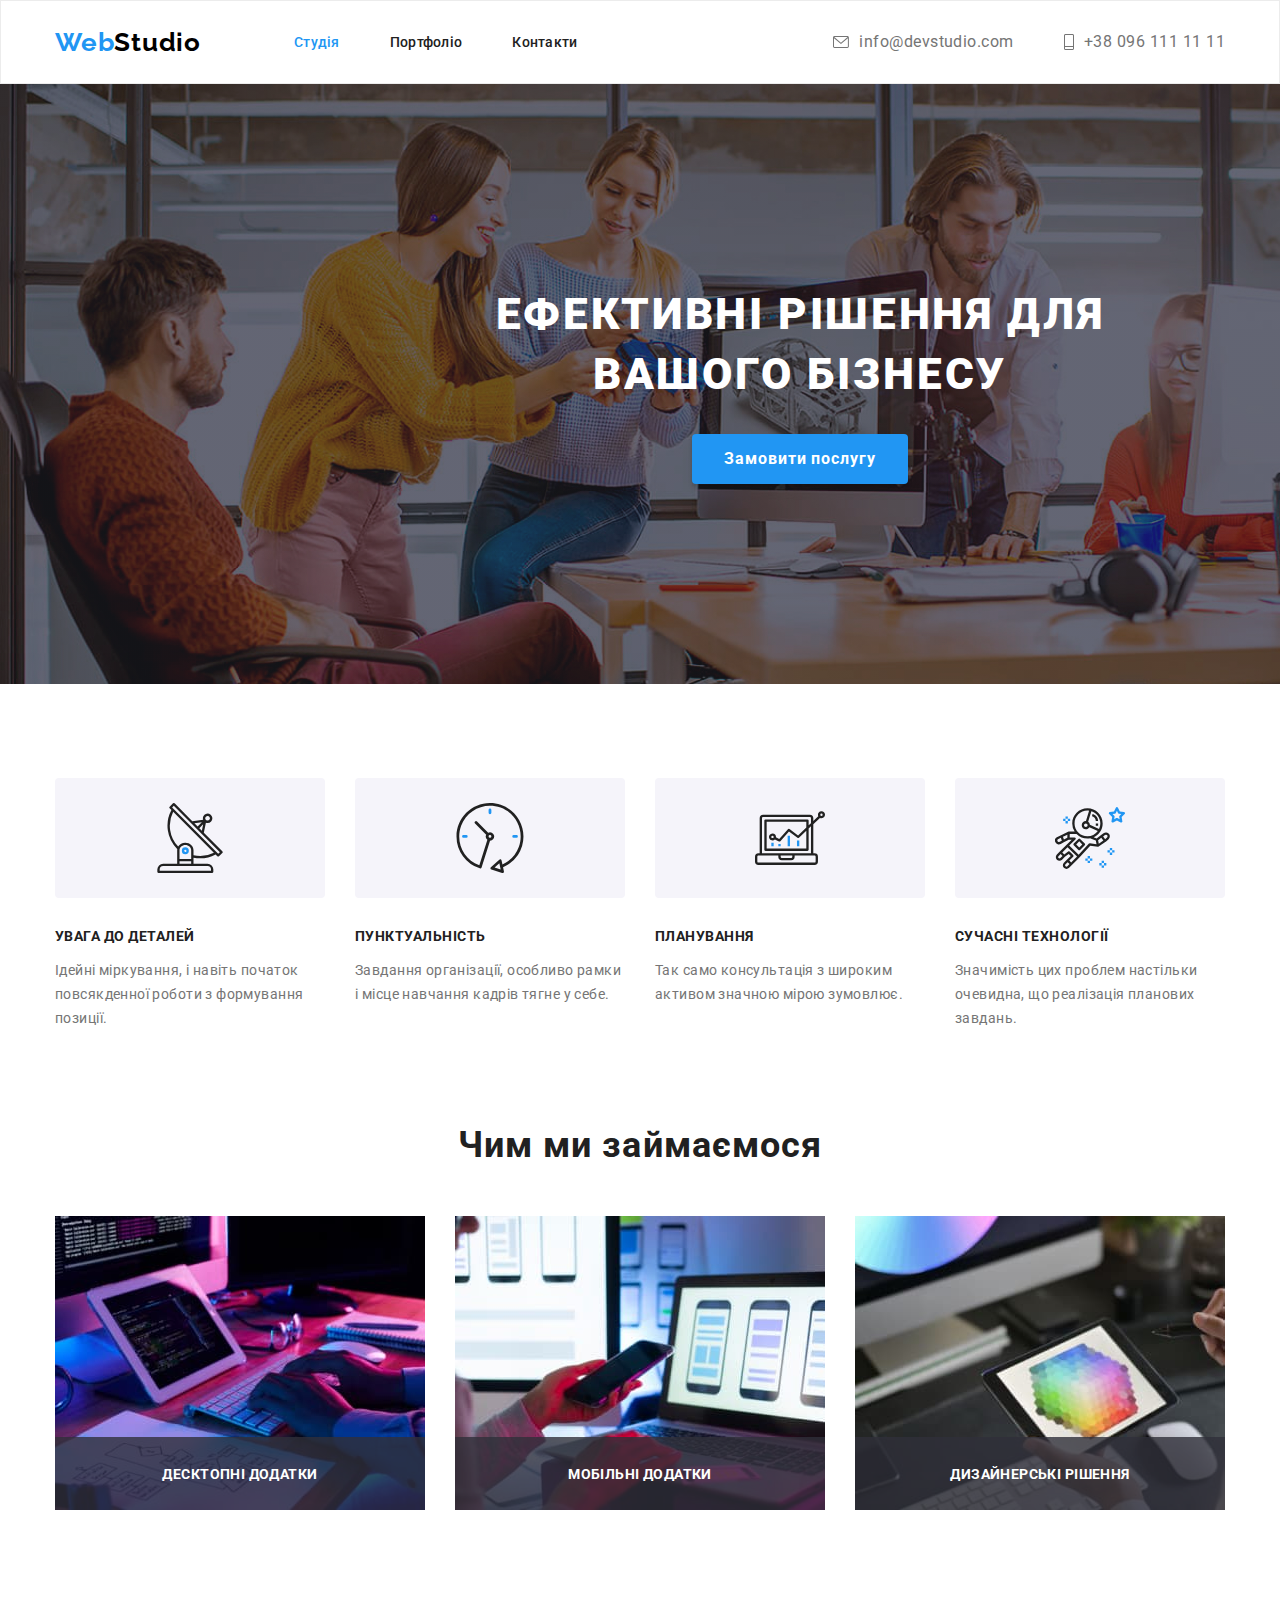
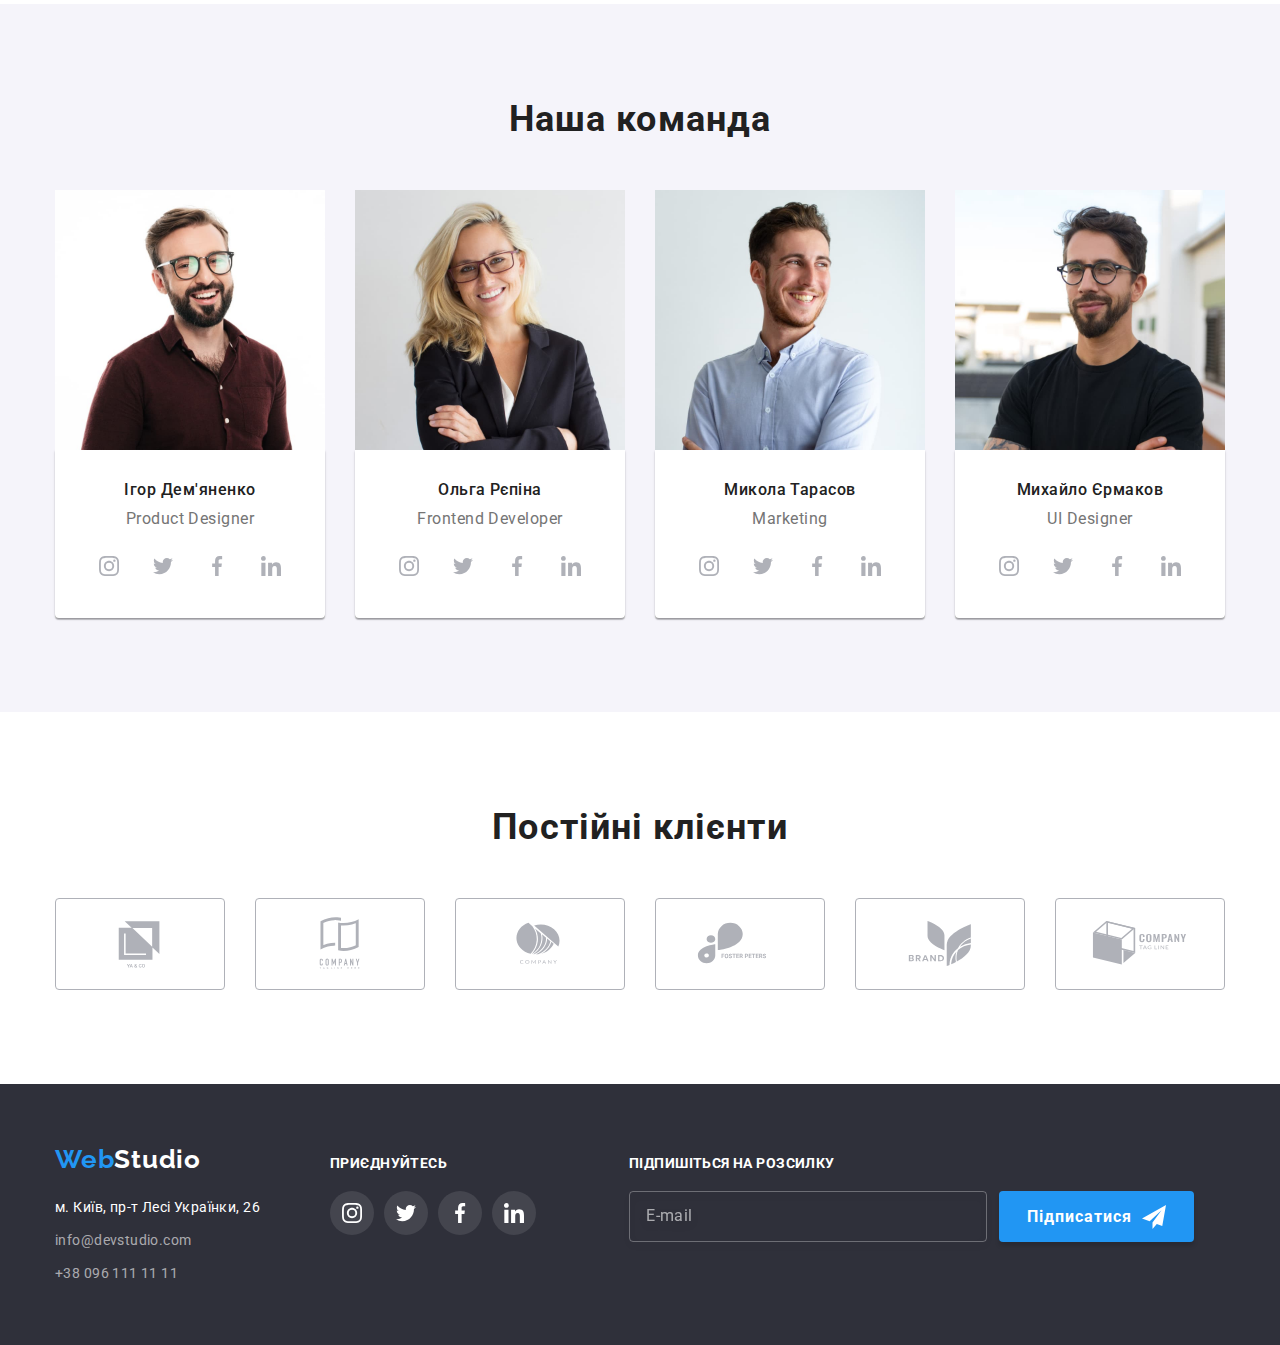
<file: index.html>
<!DOCTYPE html>
<html lang="uk">
  <head>
    <meta charset="UTF-8" />
    <meta http-equiv="X-UA-Compatible" content="IE=edge" />
    <meta name="viewport" content="width=device-width, initial-scale=1.0" />
    <meta name="description" content="Ефективні рішення для вашого бізнесу" />
    <title>WebStudio</title>
    <!--Fonts-->

    <link rel="preconnect" href="https://fonts.googleapis.com" />
    <link rel="preconnect" href="https://fonts.gstatic.com" crossorigin />
    <link
      href="https://fonts.googleapis.com/css2?family=Raleway:wght@700&family=Roboto:wght@400;500;700;900&display=swap"
      rel="stylesheet"
    />
<link rel="stylesheet" href="./css/modern-normalize.css">
    <!--Custom styles-->
    <link rel="stylesheet" href="./css/main.min.css"/>
    <link rel="stylesheet" href="./css/styles.css" />
    <link rel="stylesheet" href="./js/modal.js"/>
  </head>
  <body class="body">
    <header class="header">
      <div class="container header__container">
      <!--Menu Nav-->
      <nav class="nav">
        <a class="logo nav__logo current" href="logo"
          >Web<span class="nav__logo">Studio</span></a
        >
    <ul class="nav__list list">
          <li class="nav__item">
            <a class="nav__link link current" href="студія">Студія</a>
          </li>
          <li class="nav__item">
            <a class="nav__link link" href="./portfolio.html">Портфоліо</a>
          </li>
          <li class="nav__item">
            <a class="nav__link link" href="контакти">Контакти</a>
          </li>
        </ul>
      </nav>
    
    <ul class=" nav__list list nav__list--contacts">
        <li class="nav__item  nav__item--socials">
          <a class="nav__contacts nav__contacts--link link" href="mailto:info@devstudio.com">
            <svg class="nav__icon nav__icon--contacts" width="16" height="12">
            <use href="./images/icons.svg#envelope"></use>
          </svg>info@devstudio.com</a>
           
        </li>
        <li class="nav__item nav__item--socials">
          <a class="nav__contacts nav__contacts--link link" href="tel:+380961111111">
            <svg class="nav__icon nav__icon--contacts" width="10" height="16">
              <use href="./images/icons.svg#Vector"></use>
            </svg>+38 096 111 11 11</a>
        </li>
      </ul>
    </div>
    </header>
    <main>

     <!--section Ефективні рішення для вашого бізнесу--> 

      <section class="section__nav">
        <div class="container">
          <h1 class="section__nav--title">Ефективні рішення для вашого бізнесу</h1>
        <button class="btn" type="button" data-modal-open>Замовити послугу</button>
   
        </section>

        <!--Наші особливості-->

      <section class="section__feature">
        <div class="container">
        <h2 class="visually-hidden">Наші особливості</h2>
        <ul class="section__feature-list list">
          <li class="section__feature-item list-item">
            <div class="list-item__icon">
              <svg class="" width="70" height="70">
                <use href="./images/icons.svg#antenna"></use>
              </svg>
            </div>
            <h3 class="list-item__title">Увага до деталей</h3>
            <p class="list-item__list">
              Ідейні міркування, і навіть початок повсякденної роботи з
              формування позиції.
            </p>
          </li>
          <li class="section__feature-item list-item">
            <div class="list-item__icon">
              <svg class="" width="70" height="70">
                <use href="./images/icons.svg#clock"></use>
              </svg>
            </div>
            <h3 class="list-item__title">Пунктуальність</h3>
            <p class="list-item__list">
              Завдання організації, особливо рамки і місце навчання кадрів тягне
              у себе.
            </p>
          </li>
          <li class="section__feature-item list-item">
            <div class="list-item__icon">
              <svg class="feature-icon" width="70" height="70">
                <use href="./images/icons.svg#diagram"></use>
              </svg>
            </div>
            <h3 class="list-item__title">Планування</h3>
            <p class="list-item__list">
              Так само консультація з широким активом значною мірою зумовлює.
            </p>
          </li>
          <li class="section__feature-item list-item">
            <div class="list-item__icon">
              <svg class="" width="70" height="70">
                <use href="./images/icons.svg#astronaut"></use>
              </svg>
            </div>
            <h3 class="list-item__title">Сучасні технології</h3>
            <p class="list-item__list">
              Значимість цих проблем настільки очевидна, що реалізація планових
              завдань.
            </p>
          </li>
        </ul>
      </div>
      </section>
       <!--About us-->
      <section class="section">
        <div class="container">
        <h2 class="section__title">Чим ми займаємося</h2>
        <ul class="section__feature-list list">
          <li class="list-item__group">
            <div class="thumb">
             <img
              class="thumb__img"
              src="./images/about/box1.jpg"
              alt="написання коду, чоловічі руки на клавіатурі"
              width="370"
              height="294"
            />
            <div class="overlay">
              <p class="overlay__name">Десктопні додатки</p>
            </div>
          </div>
          </li>
        
          <li class="list-item__group">
            <div class="thumb">
            <img
              class="thumb__img"
              src="./images/about/box2.jpg"
              alt="жіночі руки на клавіатурі ноутбука, в правій руці мобільний телефон, на екрані ноутбука зображення мобільних телефонів"
              width="370"
              height="294"
            />
            <div class="overlay">
              <p class="overlay__name">Мобільні додатки</p>
            </div>
          </div>
          </li>
          <li class="list-item__group">
            <div class="thumb">
            <img
              class="thumb__img"
              src="./images/about/box3.jpg"
              alt="планшет у руках на фоні ком'пютера"
              width="370"
              height="294"
            />
            <div class="overlay">
              <p class="overlay__name">Дизайнерські рішення</p>
            </div>
          </div>
          </li> 
        </ul>
       </div>
      </section>
      <!--our team-->
      <section class="section section__team">
        <div class="container">
        <h2 class="section__title">Наша команда</h2>
        <ul class=" section__feature-list list">
          <li class="list-item">
            <img
              class="list-item__img"
              src="./images/team/img1.jpg"
              alt="чоловік з борідкою в окулярах та коричневій сорочці"
              width="270"
              height="260"
            />
            <div class="team">
            <h3 class="team__name">Ігор Дем'яненко</h3>
            <p class="team__position">Product Designer</p>
       
        <ul class="socials">
          <li class="socials__item">
          <a class="socials__link"
          href="http://instagram.com"
          target="_blank"
          rel="noopener noreferrer"
          aria-label="Instagram">
          <svg class="socials__icon" width="20" height="20">
            <use href="./images/icons.svg#instagram"></use>
          </svg>
        </a>
          </li>
          <li class="socials__item">
            <a class="socials__link"
          href="http://twitter.com"
          target="_blank"
          rel="noopener noreferrer"
          aria-label="Twitter">
          <svg class="socials__icon" width="20" height="20">
            <use href="./images/icons.svg#twitter"></use>
          </svg>
        </a>
          </li>
          <li class="socials__item">
            <a class="socials__link"
          href="http://facebook.com"
          target="_blank"
          rel="noopener noreferrer"
          aria-label="Facebook">
          <svg class="socials__icon" width="20" height="20">
            <use href="./images/icons.svg#facebook"></use>
          </svg>
        </a>
          </li>
          <li class="socials__item">
            <a class="socials__link"
          href="http://linkedin.com"
          target="_blank"
          rel="noopener noreferrer"
          aria-label="linkedin">
          <svg class="socials__icon" width="20" height="20">
            <use href="./images/icons.svg#linkedin"></use>
          </svg>
        </a>
          </li>
        </ul>
      </div>
          <li class="list-item">
            <img
              class="list-item__img"
              src="./images/team/img2.jpg"
              alt="блондинка в окулярах та піджаку"
              width="270"
              height="260"
            />
            <div class="team">
            <h3 class="team__name">Ольга Рєпіна</h3>
            <p class="team__position">Frontend Developer</p>
            <ul class="socials">
              <li class="socials__item">
              <a class="socials__link"
              href="http://instagram.com"
              target="_blank"
              rel="noopener noreferrer"
              aria-label="Instagram">
              <svg class="socials__icon" width="20" height="20">
                <use href="./images/icons.svg#instagram"></use>
              </svg>
            </a>
              </li>
              <li class="socials__item">
                <a class="socials__link"
              href="http://twitter.com"
              target="_blank"
              rel="noopener noreferrer"
              aria-label="Twitter">
              <svg class="socials__icon" width="20" height="20">
                <use href="./images/icons.svg#twitter"></use>
              </svg>
            </a>
              </li>
              <li class="socials__item">
                <a class="socials__link"
              href="http://facebook.com"
              target="_blank"
              rel="noopener noreferrer"
              aria-label="Facebook">
              <svg class="socials__icon" width="20" height="20">
                <use href="./images/icons.svg#facebook"></use>
              </svg>
            </a>
              </li>
              <li class="socials__item">
                <a class="socials__link"
              href="http://linkedin.com"
              target="_blank"
              rel="noopener noreferrer"
              aria-label="linkedin">
              <svg class="socials__icon" width="20" height="20">
                <use href="./images/icons.svg#linkedin"></use>
              </svg>
            </a>
              </li>
            </ul>
          </div>

          </li>
          <li class="list-item">
            <img
              class="list-item__img"
              src="./images/team/img3.jpg"
              alt="чоловік з борідкою в світлій сорочці"
              width="270"
              height="260"
            />
            <div class="team">
            <h3 class="team__name">Микола Тарасов</h3>
            <p class="team__position">Marketing</p>
            <ul class="socials">
              <li class="socials__item">
              <a class="socials__link"
              href="http://instagram.com"
              target="_blank"
              rel="noopener noreferrer"
              aria-label="Instagram">
              <svg class="socials__icon" width="20" height="20">
                <use href="./images/icons.svg#instagram"></use>
              </svg>
            </a>
              </li>
              <li class="socials__item">
                <a class="socials__link"
              href="http://twitter.com"
              target="_blank"
              rel="noopener noreferrer"
              aria-label="Twitter">
              <svg class="socials__icon" width="20" height="20">
                <use href="./images/icons.svg#twitter"></use>
              </svg>
            </a>
              </li>
              <li class="socials__item">
                <a class="socials__link"
              href="http://facebook.com"
              target="_blank"
              rel="noopener noreferrer"
              aria-label="Facebook">
              <svg class="socials__icon" width="20" height="20">
                <use href="./images/icons.svg#facebook"></use>
              </svg>
            </a>
              </li>
              <li class="socials__item">
                <a class="socials__link"
              href="http://linkedin.com"
              target="_blank"
              rel="noopener noreferrer"
              aria-label="linkedin">
              <svg class="socials__icon" width="20" height="20">
                <use href="./images/icons.svg#linkedin"></use>
              </svg>
            </a>
              </li>
            </ul>
          </div>
          </li>
          <li class="list-item">
            <img
              class="list-item__img"
              src="./images/team/img4.jpg"
              alt="чоловік з борідкою та в окулярах, в чорній футболці "
              width="270"
              height="260"
            />
            <div class="team">
            <h3 class="team__name">Михайло Єрмаков</h3>
            <p class="team__position">UI Designer</p>
            <ul class="socials">
              <li class="socials__item">
              <a class="socials__link"
              href="http://instagram.com"
              target="_blank"
              rel="noopener noreferrer"
              aria-label="Instagram">
              <svg class="socials__icon" width="20" height="20">
                <use href="./images/icons.svg#instagram"></use>
              </svg>
            </a>
              </li>
              <li class="socials__item">
                <a class="socials__link"
              href="http://twitter.com"
              target="_blank"
              rel="noopener noreferrer"
              aria-label="Twitter">
              <svg class="socials__icon" width="20" height="20">
                <use href="./images/icons.svg#twitter"></use>
              </svg>
            </a>
              </li>
              <li class="socials__item">
                <a class="socials__link"
              href="http://facebook.com"
              target="_blank"
              rel="noopener noreferrer"
              aria-label="Facebook">
              <svg class="socials__icon" width="20" height="20">
                <use href="./images/icons.svg#facebook"></use>
              </svg>
            </a>
              </li>
              <li class="socials__item">
                <a class="socials__link"
              href="http://linkedin.com"
              target="_blank"
              rel="noopener noreferrer"
              aria-label="linkedin">
              <svg class="socials__icon" width="20" height="20">
                <use href="./images/icons.svg#linkedin"></use>
              </svg>
            </a>
              </li>
            </ul>
          </div>
          </li>
        </ul>
      </div>
      </section>
      <!--Clients-->
      <section class="section">
        <div class="container">
        <h2 class="section__title">Постійні клієнти</h2>
          <ul class="clients">
          <li class="clients__item">
            <a class="clients__link"
          href=""
          target="_blank"
          rel="noopener noreferrer"
          >
          <svg class="socials__icon" width="106" height="60">
            <use href="./images/icons.svg#group1"></use>
          </svg>
        </a>
          </li>
          <li class="clients__item">
            <a class="clients__link"
          href=""
          target="_blank"
          rel="noopener noreferrer"
          >
          <svg class="socials__icon" width="106" height="60">
            <use href="./images/icons.svg#group2"></use>
          </svg>
        </a>
          </li>
          <li class="clients__item">
            <a class="clients__link"
          href=""
          target="_blank"
          rel="noopener noreferrer"
          >
          <svg class="socials__icon" width="106" height="60">
            <use href="./images/icons.svg#group3"></use>
          </svg>
        </a>
          </li>
          <li class="clients__item">
            <a class="clients__link"
          href=""
          target="_blank"
          rel="noopener noreferrer"
          >
          <svg class="socials__icon" width="106" height="60">
            <use href="./images/icons.svg#group4"></use>
          </svg>
        </a>
          </li>
          <li class="clients__item">
            <a class="clients__link"
          href=""
          target="_blank"
          rel="noopener noreferrer"
          >
          <svg class="socials__icon" width="106" height="60">
            <use href="./images/icons.svg#group5"></use>
          </svg>
        </a>
          </li>
          <li class="clients__item">
            <a class="clients__link"
          href=""
          target="_blank"
          rel="noopener noreferrer"
          >
          <svg class="socials__icon" width="106" height="60">
            <use href="./images/icons.svg#group6"></use>
          </svg>
        </a>
          </li>
        </ul>
      </div>
      </section>
    </main>
    <!--Footer-->
    <footer class="footer">
      <div class="container footer__nav">
        <div>
      <a class="logo footer__logo active" href="logo"
        >Web<span class="footer__logo">Studio</span></a>
      <address class="adress">
        <ul class="adress__list list">
        <li class="adress__item">
            <a class="adress__link"
              href="https://goo.gl/maps/s3Mqh6uCzs6kodaZ7"
              target="_blank"
              rel="noopener no referrer"
              >м. Київ, пр-т Лесі Українки, 26</a>
          </li>
          <li class="adress__item">
            <a class="adress__contacts" href="mailto:info@devstudio.com"
              >info@devstudio.com</a>
          </li>
          <li class="adress__item">
            <a class="adress__contacts" href="tel:+380961111111"
              >+38 096 111 11 11</a>
          </li>
        </ul>
      </address>
    </div>

    <div class="socials__nav">
      <p class="socials__title">Приєднуйтесь</p>
      <ul class="list socials__list">
        <li class="socials__item">
        <a class="socials__link--icon"
        href="http://instagram.com"
        target="_blank"
        rel="noopener noreferrer"
        aria-label="Instagram">
        <svg class="socials__icon" width="20" height="20">
          <use href="./images/icons.svg#instagram"></use>
        </svg>
      </a>
        </li>
        <li class="socials__item">
          <a class="socials__link--icon"
        href="http://twitter.com"
        target="_blank"
        rel="noopener noreferrer"
        aria-label="Twitter">
        <svg class="socials__icon" width="20" height="20">
          <use href="./images/icons.svg#twitter"></use>
        </svg>
      </a>
        </li>
        <li class="socials__item">
          <a class="socials__link--icon"
        href="http://facebook.com"
        target="_blank"
        rel="noopener noreferrer"
        aria-label="Facebook">
        <svg class="socials__icon" width="20" height="20">
          <use href="./images/icons.svg#facebook"></use>
        </svg>
      </a>
        </li>
        <li class="socials__item">
          <a class="socials__link--icon"
        href="http://linkedin.com"
        target="_blank"
        rel="noopener noreferrer"
        aria-label="linkedin">
        <svg class="socials__icon" width="20" height="20">
          <use href="./images/icons.svg#linkedin"></use>
        </svg>
      </a>
        </li>
      </ul>
    </div>
   <!--Form-->
      <div  class="form">
        <p class="form__nav">Підпишіться на розсилку</p>
        <form class="form__field" >
        <label class="">
        <input class="form__input" type="email" name="mail" id="mail" placeholder="E-mail">
          </label>
          <button class="form__btn" type="submit">
            Підписатися<svg class="btn__icon" width="24" height="24">
              <use href="./images/icon-send.svg#icon-send"></use>
            </svg></button>
      
      </div>
    </form>
    </div>
  </footer>
  <!--Modal window-->
  <div class="backdrop is-hidden" data-modal>
    <div class="modal">
      <button class="modal__btn--close modal__close" data-modal-close>
        <svg class="modal__icon" width="18" height="18">
          <use href="./images/close.svg#close"></use>
        </svg>
      </button>
<form class="register" name="register"> 
  <strong class="register__form">Залиште свої дані, ми вам передзвонимо</strong>

  <div class="register__form--group" role="group">
    <label class="register__form--field">
      <span class="register__form--label">Ім'я</span>
      <input class="register__form--input" type="text" name="" placeholder=" ">
      <svg class="register__form--icon" widht="18" height="18">
        <use href="./images/contacts.svg#person"></use>
      </svg>
    </label>

    <label class="register__form--field">
      <span class="register__form--label">Телефон</span>
      <input class="register__form--input" type="tel" name="" placeholder=" ">
      <svg class="register__form--icon" widht="18" height="18">
        <use href="./images/contacts.svg#phone"></use>
      </svg>
    </label>

    <label class="register__form--field">
      <span class="register__form--label">Пошта</span>
      <input class="register__form--input" type="mail" name="" placeholder=" ">
      <svg class="register__form--icon" widht="18" height="18">
        <use href="./images/contacts.svg#email"></use>
      </svg>
    </label>

    <label class="register__form--field">
      <span class="register__form--heading">Коментар</span>
      <textarea class="register__form--message"placeholder="Введіть текст"></textarea>
</label>
    </div>
   

    <label class="register__form--agreement">
      
      <input class="register__form--checkbox visually-hidden" type="checkbox" name="" id="" />
      <svg class="register__form--icons" width="16" height="15">
        <use class="icon-check" href="./images/icon-check.svg#icon-check"></use>
        <use class="icon-uncheck" href="./images/icon-check.svg#icon-uncheck"></use>
      </svg>
      <span class="register__form--desk">Погоджуюся з розсилкою та приймаю
        <a class="register__form--link" href="">Умови договору</a>
      </span>
    </label>

    <button class="register__form--btn btn" type="submit">Відправити</button>
  
</form>
    </div> 
  </div>
  <script src="./js/modal.js"></script>
  </body>
</html>
</file>
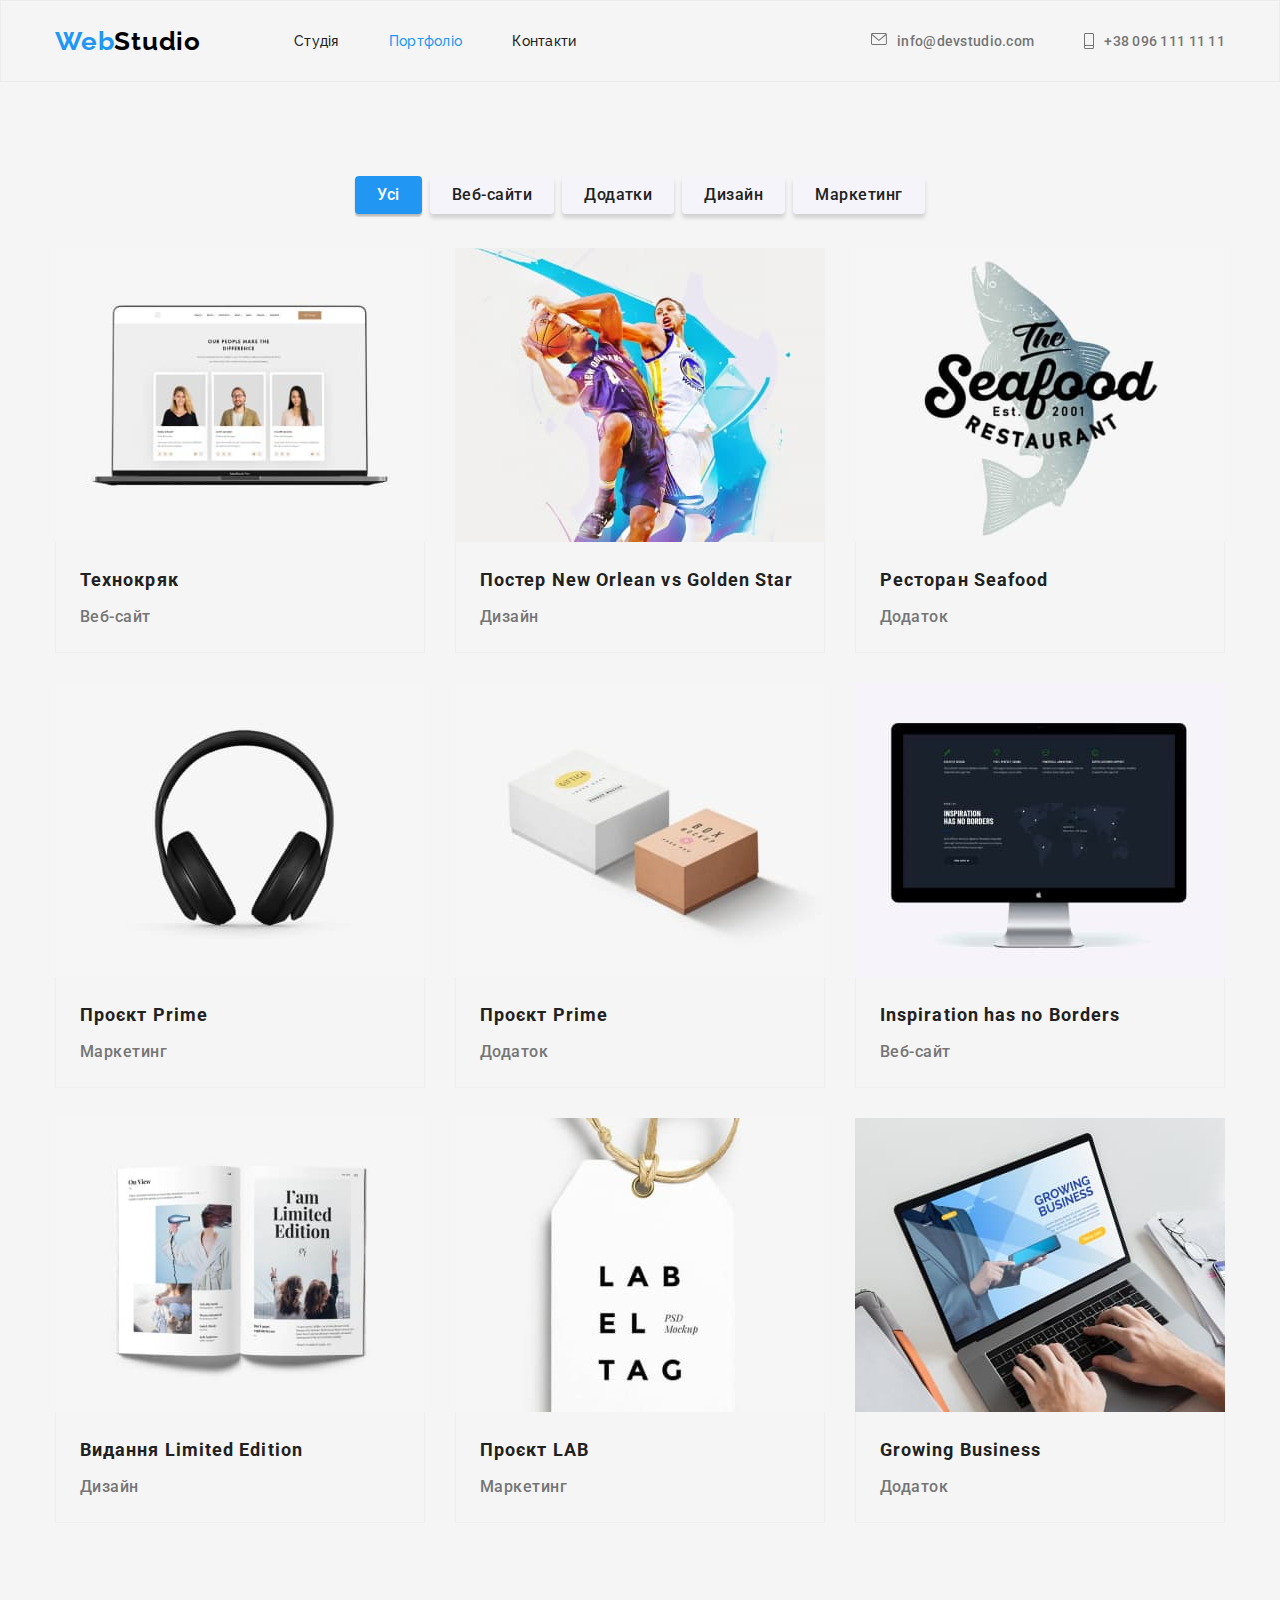
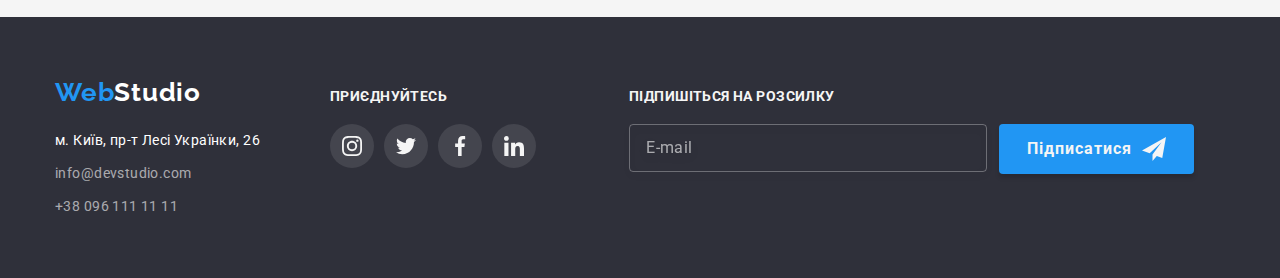
<file: portfolio.html>
<!DOCTYPE html>
<html lang="uk">
  <head>
    <meta charset="UTF-8" />
    <meta http-equiv="X-UA-Compatible" content="IE=edge" />
    <meta name="viewport" content="width=device-width, initial-scale=1.0" />
    <title>Портфоліо</title>
     <!--Fonts-->
     <link rel="preconnect" href="https://fonts.googleapis.com" />
    <link rel="preconnect" href="https://fonts.gstatic.com" crossorigin />
    <link
      href="https://fonts.googleapis.com/css2?family=Raleway:wght@700&family=Roboto:wght@400;500;700;900&display=swap"
      rel="stylesheet"
    />

    <link rel="stylesheet" href="./css/modern-normalize.css">
   <!--Portfolio styles-->
   <link rel="stylesheet" href="./css/main.min.css"/>
     <link rel="stylesheet" href="./css/portfolio.css">
  </head>
  <body class="body">
   <!--Шапка сторінки-->
   <header class="header">
    <div class="container header-container">
    <nav class="header-nav">
      <a class="menu-link current" href="logo">Web<span class="menu-link">Studio</span></a>
      <ul class="list header-list">
        <li class="">
          <a class="link menu-link" href="./index.html">Студія</a>
        </li>
        <li class="">
          <a class="link current menu-link" href="портфоліо">Портфоліо</a>
        </li>
        <li class="list-item">
          <a class="link menu-link" href="контакти">Контакти</a>
        </li>
      </ul>
    </nav>
    <ul class="list header-list list-contact">
      <li class="" >
        <a class="link-item contacts-link" href="mailto:info@devstudio.com">
          <svg class="contacts-icon" width="16" height="12">
            <use href="./images/icons.svg#envelope"></use>
          </svg>info@devstudio.com</a>
      </li>
      <li class="">
        <a class="link-item contacts-link" href="tel:+380961111111">
          <svg class="contacts-icon" width="10" height="16">
            <use href="./images/icons.svg#Vector"></use>
          </svg>+38 096 111 11 11</a>
      </li>
    </ul>
  </div>
  </header>
  <main>
       <!--Портфоліо-->
      <section class="section group">
        <div class="container">
        <h1 class="visually-hidden">Портфоліо</h1>
        <ul class="list list-group item-group">
          <li class=""><button class="btn current" type="button">Усі</button></li>
          <li class=""><button class="btn" type="button">Веб-сайти</button></li>
          <li class=""><button class="btn" type="button">Додатки</button></li>
          <li class=""><button class="btn" type="button">Дизайн</button></li>
          <li class=""><button class="btn" type="button">Маркетинг</button></li>
        </ul>
        <ul class="list list-section container flex-container">
          <li class="list-item-group flex-element">
            <a class="link-group"
            href=""
        target="_blank"
        rel="noopener noreferrer">
        <div class="thumb">
            <img class="img"
              src="./images/portfolio/img-1.jpg"
              alt="три фотографії на екрані ноутбука, дівчина-хлопець-дівчина "
              width="370"
              height="294"
            />
            <div class="overlay">
              <p class="overlay-desc">Ресурс пропонує комплексні пропозиції з різним рівнем функціоналу та сервісів. Все це дозволить відвідувачу отримати вичерпні відомості про компанію чи приватну особу.</p>
            </div>
          </div>
            <div class="group-nav">
            <h2 class="main-title flex-main">Технокряк</h2>
            <p class="title flex-title">Веб-сайт</p>
          </div>
        </a>
          </li>
          <li class="list-item-group flex-element">
            <a class="link-group"
            href=""
        target="_blank"
        rel="noopener noreferrer">
        <div class="thumb">
            <img class="img"
              src="./images/portfolio/img-2.jpg"
              alt="Два баскетболіста у одного в руках м'яч"
              width="370"
              height="294"
            />
            <div class="overlay">
              <p class="overlay-desc">Ресурс пропонує комплексні пропозиції з різним рівнем функціоналу та сервісів. Все це дозволить відвідувачу отримати вичерпні відомості про компанію чи приватну особу.</p>
            </div>
          </div>
            <div class="group-nav">
            <h2 class="main-title flex-main">Постер New Orlean vs Golden Star</h2>
            <p class="title flex-title">Дизайн</p>
          </div>
          </a>
          </li>
          <li class="list-item-group flex-element">
            <a class="link-group"
            href=""
        target="_blank"
        rel="noopener noreferrer">
        <div class="thumb">
            <img class="img"
              src="./images/portfolio/img-3.jpg"
              alt="логотип ресторану SeaFood"
              width="370"
              height="294"
            />
            <div class="overlay">
              <p class="overlay-desc">Ресурс пропонує комплексні пропозиції з різним рівнем функціоналу та сервісів. Все це дозволить відвідувачу отримати вичерпні відомості про компанію чи приватну особу.</p>
            </div>
          </div>
            <div class="group-nav">
            <h2 class="main-title flex-main">Ресторан Seafood</h2>
            <p class="title flex-title">Додаток</p>
          </div>
          </a>
          </li>
          <li class="list-item-group flex-element">
            <a class="link-group"
            href=""
        target="_blank"
        rel="noopener noreferrer">
        <div class="thumb">
            <img class="img"
              src="./images/portfolio/img-4.jpg"
              alt="Чорні навушники"
              width="370"
              height="294"
            />
            <div class="overlay">
              <p class="overlay-desc">Ресурс пропонує комплексні пропозиції з різним рівнем функціоналу та сервісів. Все це дозволить відвідувачу отримати вичерпні відомості про компанію чи приватну особу.</p>
            </div>
          </div>
            <div class="group-nav">
            <h2 class="main-title flex-main">Проєкт Prime</h2>
            <p class="title flex-title">Маркетинг</p>
          </div>
          </a>
          </li>
          <li class="list-item-group flex-element">
            <a class="link-group"
            href=""
        target="_blank"
        rel="noopener noreferrer">
        <div class="thumb">
            <img class="img"
              src="./images/portfolio/img-5.jpg"
              alt="Дві коробки біла та коричнева"
              width="370"
              height="294"
            />
            <div class="overlay">
              <p class="overlay-desc">Ресурс пропонує комплексні пропозиції з різним рівнем функціоналу та сервісів. Все це дозволить відвідувачу отримати вичерпні відомості про компанію чи приватну особу.</p>
            </div>
          </div>
            <div class="group-nav">
            <h2 class="main-title flex-main">Проєкт Prime</h2>
            <p class="title flex-title">Додаток</p>
          </div>
          </a>
          </li>
          <li class="list-item-group flex-element">
            <a class="link-group"
            href=""
        target="_blank"
        rel="noopener noreferrer">
        <div class="thumb">
            <img class="img"
              src="./images/portfolio/img-6.jpg"
              alt="Монітор комп'ютера"
              width="370"
              height="294"
            />
            <div class="overlay">
              <p class="overlay-desc">Ресурс пропонує комплексні пропозиції з різним рівнем функціоналу та сервісів. Все це дозволить відвідувачу отримати вичерпні відомості про компанію чи приватну особу.</p>
            </div>
          </div>
            <div class="group-nav">
            <h2 class="main-title flex-main">Inspiration has no Borders</h2>
            <p class="title flex-title">Веб-сайт</p>
          </div>
          </a>
          </li>
          <li class="list-item-group flex-element">
            <a class="link-group"
            href=""
        target="_blank"
        rel="noopener noreferrer">
        <div class="thumb">
            <img class="img"
              src="./images/portfolio/img-7.jpg"
              alt="Розворот книги, відкрита книга"
              width="370"
              height="294"
            />
            <div class="overlay">
              <p class="overlay-desc">Ресурс пропонує комплексні пропозиції з різним рівнем функціоналу та сервісів. Все це дозволить відвідувачу отримати вичерпні відомості про компанію чи приватну особу.</p>
            </div>
          </div>
            <div class="group-nav">
            <h2 class="main-title flex-main">Видання Limited Edition</h2>
            <p class="title flex-title">Дизайн</p>
          </div>
          </a>
          </li>
          <li class="list-item-group flex-element">
            <a class="link-group"
            href=""
        target="_blank"
        rel="noopener noreferrer">
        <div class="thumb">
            <img class="img"
              src="./images/portfolio/img-8.jpg"
              alt="Ярлик Lab El Tag"
              width="370"
              height="294"
            />
            <div class="overlay">
              <p class="overlay-desc">Ресурс пропонує комплексні пропозиції з різним рівнем функціоналу та сервісів. Все це дозволить відвідувачу отримати вичерпні відомості про компанію чи приватну особу.</p>
            </div>
          </div>
            <div class="group-nav">
            <h2 class="main-title flex-main">Проєкт LAB</h2>
            <p class="title flex-title">Маркетинг</p>
          </div>
          </a>
          </li>
          <li class="list-item-group flex-element ">
            <a class="link-group"
            href=""
        target="_blank"
        rel="noopener noreferrer">
        <div class="thumb">
            <img class="img"
              src="./images/portfolio/img-9.jpg"
              alt="Відкритий ноутбук, руки на клавіатурі"
              width="370"
              height="294"
            />
            <div class="overlay">
              <p class="overlay-desc">Ресурс пропонує комплексні пропозиції з різним рівнем функціоналу та сервісів. Все це дозволить відвідувачу отримати вичерпні відомості про компанію чи приватну особу.</p>
            </div>
          </div>
            <div class="group-nav">
            <h2 class="main-title flex-main">Growing Business</h2>
            <p class="title flex-title">Додаток</p>
          </div>
          </li>
        </ul>
      </div>
      </section>
    </main>
    <footer class="footer">
      <div class="container footer-nav">
        <div>
      <a class="footer-main active" href="logo"
        >Web<span class="footer-main">Studio</span></a>
      <address class="contacts-adress">
        <ul class="list">
        <li class="footer-list-item">
            <a class="footer-link"
              href="https://goo.gl/maps/s3Mqh6uCzs6kodaZ7"
              target="_blank"
              rel="noopener no referrer"
              >м. Київ, пр-т Лесі Українки, 26</a>
          </li>
          <li class="footer-list-item">
            <a class="footer-link-item" href="mailto:info@devstudio.com"
              >info@devstudio.com</a>
          </li>
          <li class="footer-list-item">
            <a class="footer-link-item" href="tel:+380961111111"
              >+38 096 111 11 11</a>
          </li>
        </ul>
      </address>
    </div>
    <div class="socials-nav">
      <p class="socials-title">Приєднуйтесь</p>
      <ul class="list socials-list">
        <li class="socials-item">
        <a class="socials-link-icon"
        href="http://instagram.com"
        target="_blank"
        rel="noopener noreferrer"
        aria-label="Instagram">
        <svg class="socials-icon" width="20" height="20">
          <use href="./images/icons.svg#instagram"></use>
        </svg>
      </a>
        </li>
        <li class="socials-item">
          <a class="socials-link-icon"
        href="http://twitter.com"
        target="_blank"
        rel="noopener noreferrer"
        aria-label="Twitter">
        <svg class="socials-icon" width="20" height="20">
          <use href="./images/icons.svg#twitter"></use>
        </svg>
      </a>
        </li>
        <li class="socials-item">
          <a class="socials-link-icon"
        href="http://facebook.com"
        target="_blank"
        rel="noopener noreferrer"
        aria-label="Facebook">
        <svg class="socials-icon" width="20" height="20">
          <use href="./images/icons.svg#facebook"></use>
        </svg>
      </a>
        </li>
        <li class="socials-item">
          <a class="socials-link-icon"
        href="http://linkedin.com"
        target="_blank"
        rel="noopener noreferrer"
        aria-label="linkedin">
        <svg class="socials-icon" width="20" height="20">
          <use href="./images/icons.svg#linkedin"></use>
        </svg>
      </a>
        </li>
      </ul>
    </div>
    <!--Form-->
    <div class="form">
      <p class="form-nav">Підпишіться на розсилку</p>
      <form class="form-field" >
      <label class="">
      <input class="form-input" type="email" name="mail" id="mail" placeholder="E-mail">
        </label>
        <button class="form-btn" type="submit">
          Підписатися<svg class="btn-icon" width="24" height="24">
            <use href="./images/icon-send.svg#icon-send"></use>
          </svg></button>
    
    </div>
  </form>
  </div>
  </footer>
  </body>
</html>
</file>
<file: css/styles.css>
:root {
  /*Fonts*/
  --main-font: "Roboto", sans-serif;
  --secondary-font: "Raleway", sans-serif;

  /*Text colors*/
  --main-txt-cl: #212121;
  --second-txt-cl: #000000;
  --light-txt-cl: #757575;
  --accent-txt-cl: #2196f3;
  --second-light-txt-cl: #afb1b8;

  /*Background colors*/
  --main-bg-cl: #ffffff;
  --secondary-bg-cl: #2f303a;
  --accent-bg-cl: #2196f3;
  --secondary-accent-bg-cl: #188ce8;
  --light-bg-cl: #f5f4fa;

  /*Others*/
  --animation: 250ms cubic-bezier(0.4, 0, 0.2, 1);
}

/*Custom styles*/

/* .body {
  color: var(--main-txt-cl);
  background-color: var(--main-bg-cl);
  letter-spacing: 0.03em;
  font-family: "Roboto", sans-serif;
  text-decoration: none;
} */
/* .visually-hidden {
  position: absolute;
  white-space: nowrap;
  width: 1px;
  height: 1px;
  overflow: hidden;
  border: 0;
  padding: 0;
  clip: rect(0 0 0 0);
  clip-path: inset(50%);
  margin: -1px;
} */
/* .list {
  margin: 0;
  padding: 0;
}

.header {
  background: var(--main-bg-cl);
  border: 1px solid #ececec;
}
.list {
  padding: 0;
  margin: 0;
  list-style: none;
  text-decoration: none;
}

.container {
  width: 1200px;

  padding-left: 15px;
  padding-right: 15px;
  margin-left: auto;
  margin-right: auto;
} */

/*Утиліти*/

/* .header__container {
  display: flex;
  align-items: center;
} */

/*Menu Nav*/

 /* .nav {
  display: flex;
  align-items: center;
}

.nav__list {
  display: flex;
  margin-left: 93px;
  gap: 50px;
}
.nav__list--contacts {
  margin-left: auto;
}
.nav__link {
  display: block;
  padding-top: 32px;
  padding-bottom: 32px;

  color: var(--main-txt-cl);

  text-decoration: none;
  font-weight: 500;
  font-size: 14px;
  line-height: calc(16 / 14);
  letter-spacing: 0.02em;
  transition: color var(--animation); 
}


.nav__item {
  position: relative;
}
.nav__item--socials {
  text-align: left;
  display: block;
  }

.nav__link:hover::after {
  position: absolute;
  left: 0;
  bottom: -1px;

  transition: opacity 250ms cubic-bezier(0.4, 0, 0.2, 1);

  content: "";
  display: block;
  width: 100%;
  height: 4px;
  background-color: var(--accent-txt-cl);
  border-radius: 2px;
}
.nav__contacts {
  padding-top: 32px;
  padding-bottom: 32px;
}
.nav__contacts--link.link {
  display: flex;
  gap: 10px;
  justify-content: center;
  align-items: center;
  color: var(--light-txt-cl);
}
.nav__contacts--link.link {
  color: var(--light-txt-cl);
  text-decoration: none;
  fill: currentColor;
  transition: color var(--animation);
}


.nav__icon {
  fill: none;
  fill: var(--light-txt-cl);

  transition: color var(--animation);
}
.nav__icon:hover,
.nav__icon:focus {
  color: var(--accent-txt-cl);
}
.nav__icon--contacts {
  fill: currentColor;
}  */

/*logo*/

 /* .nav__logo {
    font-family: "Raleway", sans-serif;
    text-decoration: none;
    font-weight: 700;
    font-size: 26px;
    line-height: calc(31 / 26);
    letter-spacing: 0.03em;
    color: var(--second-txt-cl);
  }
  
  .nav__logo.current {
    color: var(--accent-txt-cl);
  }
  
  .link .current {
    color: var(--accent-txt-cl);
  } */

  /*header*/

/* .header .nav__link {
    display: block;
    padding-top: 32px;
    padding-bottom: 32px;
  
    color: var(--main-txt-cl);
  
    text-decoration: none;
    font-weight: 500;
    font-size: 14px;
    line-height: calc(16 / 14);
    letter-spacing: 0.02em;
    transition: color var(--animation);
  }
  .header .link:hover,
  .header .link:focus {
    color: var(--accent-txt-cl);
  }
  
  .link.current {
    color: var(--accent-txt-cl);
    transition: color var(--animation);
  }
  
  .current::after {
    position: absolute;
    left: 0;
    bottom: -1px;
  
    transition: opacity 250ms cubic-bezier(0.4, 0, 0.2, 1);
  
    content: "";
    display: block;
    width: 100%;
    height: 4px;
  
    border-radius: 2px;
  }   */

/*section Ефективні рішення для вашого бізнесу*/

/* .section__nav {
    width: 1600px;
    height: 600px;
    padding-top: 200px;
    padding-bottom: 200px;
    margin-left: auto;
    margin-right: auto;
  
    background-image: linear-gradient(
        to right,
        rgba(47, 48, 58, 0.4),
        rgba(47, 48, 58, 0.4)
      ),
      url(../images/backgroundimage.jpg);
  
    background-repeat: no-repeat;
    background-size: cover;
    background-position: center;
    background-color: var(--secondary-bg-cl);
    text-align: center;
  }

  .section__nav--title {
    font-family: "Roboto", sans-serif;
    font-style: normal;
    text-transform: uppercase;
    font-weight: 900;
    font-size: 44px;
    line-height: calc(60 / 44);
    letter-spacing: 0.06em;
    color: var(--main-bg-cl);
    margin-bottom: 30px;
    width: 700px;
    margin-left: auto;
    margin-right: auto;
  }
  
.section__nav--title {
  margin-bottom: 30px;
  margin-top: 0;
  text-align: center;
} */

/*btn*/

/* .btn {
    display: inline-block;
    padding: 10px 32px;
    text-align: center;
    border: none;
  
    background-color: var(--accent-bg-cl);
    box-shadow: 0px 4px 4px rgba(0, 0, 0, 0.15);
    border-radius: 4px;
    cursor: pointer;
    font-family: inherit;
    font-weight: 700;
    font-size: 16px;
    line-height: calc(30 / 16);
    letter-spacing: 0.06em;
    color: var(--main-bg-cl);
    transition: background-color var(--animation);
  }
  
  .btn:hover,
  .btn:focus {
    background-color: var(--secondary-accent-bg-cl);
  } */


/*Наші особливості*/

/* .section__feature {
  padding-top: 94px;
}


.section__feature-list {
  display: flex;
  gap: 30px;
}
.section__feature-item {
  width: 260px;
}

.list-item {
  display: block;
  color: var(--light-txt-cl);
  text-decoration: none;
  transition: color var(--animation);
}

.list-item .nav__contacts--link:hover,
.list-item .nav__contacts--link:focus {
  color: var(--accent-txt-cl);
}
.list-item {
  background: var(--main-bg-cl);
  width: 270px;
}
.list-item__icon {
  display: flex;
  height: 120px;

  justify-content: center;
  align-items: center;

  background-color: var(--light-bg-cl);
  border-radius: 4px;
  margin-bottom: 30px;
}
.list-item__title {
  margin-top: 0;
}

.list-item__title {
  font-family: "Roboto", sans-serif;
  font-size: 14px;
  text-transform: uppercase;
  line-height: calc(16 / 14);
  color: var(--main-txt-cl);
}
.list-item__list {
  margin: 0;
}

.list-item__list {
  font-size: 14px;
  line-height: calc(24 / 14);
  color: var(--light-txt-cl);
  font-family: "Roboto", sans-serif;
  font-style: normal;
  letter-spacing: 0.03em;
} */

/*About us*/

/* .section {
  padding-top: 94px;
  padding-bottom: 94px;
}
.section__title {
  font-family: "Roboto", sans-serif;
  font-size: 36px;
  line-height: calc(42 / 36);
  color: var(--main-txt-cl);
  letter-spacing: 0.03em;
  color: var(--main-txt-cl);
}

.section__title {
  padding: 0;
  margin: 0;
  text-align: center;
  margin-bottom: 50px;
}
.list-item__group {
  width: 370px;
}

.thumb {
  content: "";
  position: relative;
}
.thumb__img {
  display: block;
} */

/*about us*/

/* .overlay {
  content: "";
  position: absolute;
  top: 75%;
  left: 0;

  width: 100%;
  height: 25%;
  background-color: rgba(47, 48, 58, 0.8);

  display: flex;
  justify-content: center;
  align-items: center;
}
.overlay__name {
  margin: 0;

  font-style: normal;
  font-weight: 700;
  font-size: 14px;
  line-height: calc(16 / 14);
  text-align: center;
  letter-spacing: 0.03em;
  text-transform: uppercase;

  color: var(--main-bg-cl);
}
 */

/*our team*/

/* .section__team {
  background: var(--light-bg-cl);
}

.list-item__img {
  display: block;
}
.team {
  padding: 30px;
  box-shadow: 0px 1px 3px rgba(0, 0, 0, 0.12), 0px 1px 1px rgba(0, 0, 0, 0.14),
    0px 2px 1px rgba(0, 0, 0, 0.2);
  border-radius: 0px 0px 4px 4px;
}
.team__name {
  font-family: "Roboto", sans-serif;
  font-style: normal;
  font-weight: 500;
  letter-spacing: 0.03em;
  font-size: 16px;
  line-height: calc(19 / 16);
  margin: 0;
  text-align: center;
  color: var(--main-txt-cl);
}

.team__position {
  font-family: "Roboto", sans-serif;
  font-style: normal;
  font-size: 16px;
  line-height: calc(19 / 16);
  color: var(--light-txt-cl);
  letter-spacing: 0.03em;
  margin-top: 10px;
  margin-bottom: 16px;
  text-align: center;
}

.socials {
  display: flex;
  gap: 10px;
  padding: 0;
  justify-content: center;
  text-align: center;
}
.socials__item {
  list-style: none;
  text-align: left;
  display: block;
}
.socials__link {
  display: flex;
  width: 44px;
  height: 44px;
  color: var(--second-light-txt-cl);
  background-color: var(--main-bg-cl);
  justify-content: center;
  align-items: center;
  transition: color var(--animation), background-color var(--animation);

  border-radius: 50%;
}

.socials__link:hover,
.socials__link:focus {
  color: var(--main-bg-cl);
  background-color: var(--accent-bg-cl);
}

.socials__icon {
  fill: currentColor;}



.socials__link--icon {
  display: flex;
  width: 44px;
  height: 44px;
  color: var(--main-bg-cl);
  background-color: rgba(255, 255, 255, 0.1);
  justify-content: center;
  align-items: center;
  border-radius: 50%;
  transition: background-color var(--animation);
}
.socials__link--icon:hover,
.socials__link--icon:focus {
  background-color: var(--accent-txt-cl);
}
.socials__link--icon.current {
  background-color: var(--accent-bg-cl);
}
.socials__title {
  color: var(--main-bg-cl);
  font-family: "Roboto";
  font-style: normal;
  font-weight: 700;
  font-size: 14px;
  line-height: 16px;
  letter-spacing: 0.03em;
  text-transform: uppercase;
  margin-top: 0;
  margin-bottom: 20px;
}
.socials__list {
  display: flex;
  gap: 10px;
}
.socials__nav {
  margin-left: 70px;
} */

/*Clients*/

/* .clients {
  display: flex;
  margin: 0;
  padding: 0;
  gap: 30px;
  justify-content: center;
}
.clients__item {
  list-style: none;
  width: 170px;
  height: 92px;
}

.clients__link {
  display: flex;
  width: 100%;
  height: 100%;
  color: var(--second-light-txt-cl);
  justify-content: center;
  align-items: center;
  box-sizing: border-box;
  border: 1px solid #afb1b8;
  border-radius: 4px;
  transition: color var(--animation), border-color var(--animation);
}
.clients__link:hover,
.clients__link:focus {
  color: var(--accent-bg-cl);
  border-color: var(--accent-bg-cl);
} */

/*Footer*/

/* .footer {
  background: var(--secondary-bg-cl);
  padding-top: 60px;
  padding-bottom: 60px;
}
.footer__nav {
  display: flex;
  align-items: baseline;
}

.footer__logo {
  font-family: "Raleway", sans-serif;
  font-style: normal;
  text-decoration: none;
  font-weight: 700;
  font-size: 26px;
  line-height: calc(31 / 26);
  letter-spacing: 0.03em;
  color: var(--main-bg-cl);
}
.footer__logo.active {
  color: var(--accent-txt-cl);
} 
 .adress {
  margin-top: 20px;
}
.adress__item {
  text-align: left;
  display: block;
}

.adress__item:not(:last-child) {
  margin-bottom: 9px;
}
.adress__link {
font-family: "Roboto", sans-serif;
font-style: normal;
text-decoration: none;
font-size: 14px;
line-height: calc(24 / 14);
letter-spacing: 0.03em;
color: var(--main-bg-cl);
}
.adress__contacts {
  font-family: "Roboto", sans-serif;
  font-style: normal;
  text-decoration: none;
  font-size: 14px;
  line-height: calc(24 / 14);
  letter-spacing: 0.03em;
  color: var(--main-bg-cl);
}

.adress__contacts {
  
  color: rgba(255, 255, 255, 0.6);
  transition: color var(--animation);
}
.adress__contacts:hover,
.adress__contacts:focus {
  color: var(--accent-txt-cl);
} */

/*Form*/
.form__nav {
  margin: 0;
  margin-bottom: 20px;
  font-weight: 700;
  font-size: 14px;
  line-height: calc(16 / 14);
  letter-spacing: 0.03em;
  text-transform: uppercase;

  color: var(--main-bg-cl);
}


.form__field {
   position: absolute;
  display: flex;
  padding: 0;
  margin: 0;

  gap: 12px;
  text-decoration: none;
}
.form {
  width: 570px;
  margin-left: 93px;

}

.form input {
  width: 358px;
  margin: 0;

  padding-top: 15px;
  padding-bottom: 15px;
  padding-left: 16px;

  border: 1px solid rgba(255, 255, 255, 0.3);
  filter: drop-shadow(0px 4px 4px rgba(0, 0, 0, 0.15));
  border-radius: 4px;
  background-color: inherit;
  transition: border-color var(--animation);
}
.form input:hover {
  border-color: var(--accent-bg-cl);
}

.form input::placeholder {
  font-family: inherit;
  font-style: normal;
  font-weight: 400;
  font-size: 16px;
  line-height: var(20 / 16);
  display: flex;
  align-items: center;
  letter-spacing: 0.03em;

  color: rgba(255, 255, 255, 0.6);
}
.form__btn {
  display: inline-flex;
  font-family: inherit;
  font-weight: 700;
  font-size: 16px;
  line-height: calc(30 / 16);
  cursor: pointer;
  border: none;
  padding: 10px 28px;
  

  align-items: center;
  text-align: center;
  letter-spacing: 0.06em;

  color: var(--main-bg-cl);
  background-color: var(--accent-bg-cl);
  box-shadow: 0px 4px 4px rgba(0, 0, 0, 0.15);
  border-radius: 4px;
  transition: background-color var(--animation);
}
.form__btn:hover,
.form__btn:focus {
  background-color: var(--secondary-accent-bg-cl);
}
.btn__icon {
  
  fill: currentColor;
  margin-left: 10px;
}

/*Модальне вікно*/

/* .backdrop {
  position: fixed;
  top: 0;
  left: 0;
  width: 100%;
  height: 100%;

  transition: opacity var(--animation);
  background-color: rgba(0, 0, 0, 0.2);
}
.backdrop.is-hidden {
  opacity: 0;
  pointer-events: none;
}
.backdrop.is-hidden .modal {
  transform: translate(-50%, -50%) scale(0.9);
}

.modal {
  position: absolute;
  padding: 40px;
  top: 50%;
  left: 50%;
  transform: translate(-50%, -50%) scale(1);
  transition: transform var(--animation);

  height: 581px;
  width: 528px;

  background-color: var(--main-bg-cl);
  box-shadow: 0px 1px 3px rgba(0, 0, 0, 0.12), 0px 1px 1px rgba(0, 0, 0, 0.14),
    0px 2px 1px rgba(0, 0, 0, 0.2);
  border-radius: 4px;
}
.modal__btn--close {
  position: absolute;
  top: 8px;
  right: 8px;
  color: var(--second-txt-cl);
  background: var(--main-bg-cl);
  border: 1px solid rgba(0, 0, 0, 0.1);
  cursor: pointer;
  transform: background-color var(--animation);
}

.modal__close {
  display: flex;
  width: 30px;
  height: 30px;

  padding: 6px;

  background-color: var(--main-bg-cl);
  justify-content: center;
  align-items: center;

  border-radius: 50%;
  border: 1px solid rgba(0, 0, 0, 0.1);
}
.modal__icon {
  fill: currentColor;
}
.modal__icon:hover,
.modal__icon:focus {
  color: var(--accent-txt-cl);
}
 */


/*Register form*/

.register__form {
  display: block;
  text-align: center;
  margin-bottom: 12px;
  font-family: inherit;
  font-style: normal;
  font-weight: 700;
  font-size: 20px;
  line-height: var(23 /20);
  text-align: center;
  letter-spacing: 0.03em;

  color: var(--main-txt-cl);
}
.register__form--group {
  margin-bottom: 20px;
}

.register__form--field {
  position: relative;
  display: block;
  margin-bottom: 10px;

  
}


.register__form--label {
  display: block;
  font-family: inherit;
  font-style: normal;
  font-weight: 400;
  font-size: 12px;
  line-height: calc(14 / 12);
  letter-spacing: 0.01em;

  color: var(--light-txt-cl);

}



.register__form--input {
  width: 100%;
  height: 40px;
  border: 1px solid rgba(33, 33, 33, 0.2);
  border-radius: 4px;
  padding-left: 40px;
  padding-right: 40px;


  outline: transparent;
  transition: border var(--animation);
}

.register__form--input:focus {
  border: 1px solid #2196f3;
  border-radius: 4px;
}
.register__form--icon {
  position: absolute;
  top: 63%;
  right: 62%;
  transform: translateY(-50%);
  transition: fill var(--animation);
}
.register__form--input:focus + .register__form--icon {
  fill: var(--accent-txt-cl);
}


.register__form--heading {
  display: block;
  font-weight: 400;
  font-size: 12px;
  line-height: calc(14 / 12);
  margin-bottom: 4px;

  letter-spacing: 0.01em;

  color: var(--light-txt-cl);
}
.register__form--message {
  display: block;
  width: 100%;
  height: 120px;
  padding: 12px 16px;
  resize: none;
  outline: transparent;
  border: 1px solid rgba(33, 33, 33, 0.2);
  border-radius: 4px;
  

  transition: border var(--animation);
}

.register__form--message:focus {
  border: 1px solid #2196f3;
  border-radius: 4px;
}
.register__form--message::placeholder {
  font-weight: 400;
  font-size: 12px;
  line-height: calc(14 / 12);
  letter-spacing: 0.01em;

  color: rgba(117, 117, 117, 0.5);

}


.register__form--agreement {
  display: flex;
  align-items: center;
  justify-content: center;
  margin-bottom: 30px;
  gap: 7px;

  height: 24px;
}
.icon-check {
  opacity: 0;
  transition: opacity var(--animation);
}
.register__form--checkbox:checked + .register__form--icons .icon-check {
  opacity: 1;
}

.icon-uncheck {
  opacity: 1;
  transition: opacity var(--animation);
}
.register__form--checkbox:checked + .register__form--icons .icon-uncheck {
  opacity: 0;
}

.register__form--desk {
  user-select: none;
  font-style: normal;
  font-weight: 400;
  font-size: 14px;
  line-height: var(24 / 14);

  letter-spacing: 0.03em;

  color: var(--light-txt-cl);
}

.register__form--link {
  font-style: normal;
  font-weight: 400;
  font-size: 14px;
  line-height: var(24 / 14);

  letter-spacing: 0.03em;
  text-decoration-line: underline;

  color: var(--accent-txt-cl);
}

.register__form--btn {
  display: block;
  margin: auto;
}
</file>
<file: css/portfolio.css>
:root {
  /*Fonts*/
  --main-font: "Roboto", sans-serif;
  --secondary-font: "Raleway", sans-serif;

  /*Text color*/
  --main-txt-cl: #212121;
  --dark-txt-cl:  #000000;
  --accent-txt-cl: #2196f3;
  --light-txt-cl: #ffffff;
  --lightgrey-txt-cl: #757575;

  /*Background color*/
  --main-bg-cl: #f5f5f5;
  --accent-bg-cl: #2196f3;
  --light-bg-cl: #ffffff;
  --secondary-light-bg-cl: #f5f4fa;
  --secondary-accent-bg-cl: #188ce8;
  --darkgrey-bg-cl: #2f303a;
  /*Others*/
  --animation: 250ms cubic-bezier(0.4, 0, 0.2, 1);
}

/*Custom styles*/


.body {
  font-family: "Roboto", sans-serif;
  font-weight: 500;
  font-size: 14px;
  line-height: calc(16 / 14);
  letter-spacing: 0.02em;
  color: var(--main-txt-cl);
}
.list {
  margin: 0;
  padding: 0;
}
.container {
  width: 1200px;
  padding-left: 15px;
  padding-right: 15px;
  margin-left: auto;
  margin-right: auto;
}

/*Утиліти*/

.list {
  padding: 0;
  margin: 0;
  list-style: none;
  text-decoration: none;
}

/*Шапка сторінки*/

.header-container {
  display: flex;
  align-items: center;
 
  
}

.header-nav{
  display: flex;
  align-items: center;
}

.header-list {
  display: flex;
  margin-left: 93px;

}
.header-list {
  gap: 50px;
}
.list-contact{
  margin-left: auto;
}
.link {
  position: relative;
}
.current::after {
content: '';
display: block;
left: 0;
bottom: 0;


position: absolute;

transition: opacity 250ms cubic-bezier(0.4, 0, 0.2, 1);

width: 100%;
height:4px ;

border-radius: 2px;
}
.menu-link:hover::after {
  content: '';
display: block;
left: 0;
bottom: 0;


position: absolute;

transition: opacity 250ms cubic-bezier(0.4, 0, 0.2, 1);

width: 100%;
height:4px ;
background: var(--accent-bg-cl);
border-radius: 2px;
}
.link.current {
  color: var(--accent-txt-cl);
  transition: color var(--animation);
}


/*Портфоліо*/

.list-group {
display: flex;
gap: 8px;
margin-bottom: 34px;
justify-content: center;

}
.section {
padding-top: 94px;
padding-bottom: 94px;

}

.thumb {
  position: relative;
  content: '';

  overflow: hidden;
}

.overlay {
  position: absolute;
  content: '';
  top: 0;
  left: 0;

  transform: translateY(100%);

  width: 100%;
  height: 100%;
  background-color: rgba(33, 150, 243, 0.9);
  transition: transform 250ms cubic-bezier(0.4, 0, 0.2, 1);
  color:var(--light-txt-cl);
}
.link-group:hover .overlay,
.link-group:focus .overlay {

  transform: translateY(0);
}
.overlay-desc {
  padding: 63px 24px;
  margin: 0;
  
 
font-weight: 400;
font-size: 18px;
line-height: calc(28 / 18);
letter-spacing: 0.03em;

color:var(--light-txt-cl);

}

.overlay:hover::after {
  transform: translateY(-50%);
}

/*flex-element*/

.flex-container {
  display: flex;
  flex-wrap: wrap;
  margin-right: -30px;
  margin-bottom: -30px;


}

 .flex-element {
 
  margin-right: 30px;
  margin-bottom: 30px;
 
}


.flex-main {
display: block;
margin: 0;
padding: 0;



}
.flex-title {
 margin: 0;
padding: 0;
margin-top: 4px;

}

/*footer*/
.footer {
  padding-top: 60px;
  padding-bottom: 60px;
}

.contacts-adress {
  margin-top: 20px;
}
.footer-nav {
  display: flex;
align-items: baseline;
}
.socials-nav {
  margin-left: 70px;

}



.footer-list-item,
.socials-item {
  text-align: left;
  display: block;

}

.footer-list-item:not(:last-child) {
  margin-bottom: 9px; 
  
}
/*Form*/

.form {
  width: 570px;
  margin-left: 93px;
}
.form-nav {
  margin: 0;
  margin-bottom: 20px;
  font-weight: 700;
  font-size: 14px;
  line-height: calc(16 / 14);
  letter-spacing: 0.03em;
  text-transform: uppercase;

  color: var(--main-bg-cl);
}

.form-field {
  position: absolute;
  display: flex;
  padding: 0;
  margin: 0;

  gap: 12px;
  text-decoration: none;
}

.form input {
  width: 358px;
  margin: 0;

  padding-top: 15px;
  padding-bottom: 15px;
  padding-left: 16px;

  border: 1px solid rgba(255, 255, 255, 0.3);
  filter: drop-shadow(0px 4px 4px rgba(0, 0, 0, 0.15));
  border-radius: 4px;
  background-color: inherit;
  transition: border-color var(--animation);
}
.form input:hover {
  border-color: var(--accent-bg-cl);
}

.form input::placeholder {
  font-family: inherit;
  font-style: normal;
  font-weight: 400;
  font-size: 16px;
  line-height: var(20 / 16);
  display: flex;
  align-items: center;
  letter-spacing: 0.03em;

  color: rgba(255, 255, 255, 0.6);
}

.form-btn {
  display: inline-flex;
  font-family: inherit;
  font-weight: 700;
  font-size: 16px;
  line-height: calc(30 / 16);
  cursor: pointer;
  border: none;
  padding: 10px 28px;
  

  align-items: center;
  text-align: center;
  letter-spacing: 0.06em;

  color: var(--main-bg-cl);
  background-color: var(--accent-bg-cl);
  box-shadow: 0px 4px 4px rgba(0, 0, 0, 0.15);
  border-radius: 4px;
  transition: background-color var(--animation);
}
.form-btn:hover,
.form-btn:focus {
  background-color: var(--secondary-accent-bg-cl);
}
.btn-icon {
  
  fill: currentColor;
  margin-left: 10px;
}




/*icons*/
.contacts-link {
  display: flex;
  gap: 10px;
  justify-content: center;
  text-align: center;
  color: var(--light-txt-cl);
}
.contacts-icon {
  fill: currentColor;
  
}
.contacts-link {
  padding-top: 32px;
  padding-bottom: 32px;
}


/*Шапка сторінки*/

.header {
  background-color: var(--main-font);
  border-bottom: 1px solid #ECECEC;
}


.header .link {
  display: block;
  padding-top: 32px;
  padding-bottom: 32px;

  text-decoration: none;
  font-weight: 500;
  font-size: 14px;
  line-height: calc(16 / 14);
  letter-spacing: 0.02em;
  color: var(--main-txt-cl);
  transition: color var(--animation);
}
.header .link:hover,
.header .link:focus {
  color: var(--accent-txt-cl);
}

.link-item:hover,
.link-item:focus {
  color: var(--accent-txt-cl);
}
.link-item {
  color: var(--lightgrey-txt-cl);
  text-decoration: none;
  transition: color var(--animation);
}

.menu-link {
  font-family: "Raleway", sans-serif;
  text-decoration: none;
  font-weight: 700;
  font-size: 26px;
  line-height: calc(31 / 26);
  letter-spacing: 0.03em;
  color:var(--dark-txt-cl);
}

.menu-link.current,
.link .current {
  color: var(--accent-txt-cl);
}

.list {
  list-style: none;
}

/*Портфоліо*/

.visually-hidden {
  position: absolute;
  white-space: nowrap;
  width: 1px;
  height: 1px;
  overflow: hidden;
  border: 0;
  padding: 0;
  clip: rect(0 0 0 0);
  clip-path: inset(50%);
  margin: -1px;
}
.btn {
  display: inline-block;
  padding: 6px 22px;
  border: none;


  font-family: inherit;
  cursor: pointer;
  font-weight: 500;
  background:var(--secondary-light-bg-cl);
  border-radius: 4px;
  font-size: 16px;
  line-height: calc(26 / 16);
  text-align: center;
  letter-spacing: 0.03em;
  color: var(--main-txt-cl);
  transition: color var(--animation), background-color var(--animation), box-shadow var(--animation);
}
.btn:hover,
.btn:focus {
  background-color: var(--secondary-accent-bg-cl);
  color:#ffffff;
}

.btn.current {
  background: var(--accent-bg-cl);
  box-shadow: 0px 3px 1px rgba(0, 0, 0, 0.1), 0px 1px 2px rgba(0, 0, 0, 0.08),
    0px 2px 2px rgba(0, 0, 0, 0.12);
  color: var(--light-txt-cl);
}

.list-item-group {
  width: 370px;
  margin-right: 30px;
  margin-bottom: 30px;

}
.group-nav  {
  padding: 20px 24px;
  border-bottom: 1px solid #EEEEEE;
   border-left: 1px solid #EEEEEE;
   border-right: 1px solid #EEEEEE;
   
  }
  .link-group {
    display: block;
    text-decoration: none;
    transition: box-schadow var(--animation);
  }
  .link-group:hover,
  .link-group:focus {
    box-shadow: 0px 1px 1px rgba(0, 0, 0, 0.12), 0px 4px 4px rgba(0, 0, 0, 0.06), 1px 4px 6px rgba(0, 0, 0, 0.16); 
  }
  .img {
    display: block;
  }

 

.main-title {
  font-family: inherit;
  font-weight: 700;
  font-size: 18px;
  line-height: calc(36 / 18);
  letter-spacing: 0.06em;
  color: var(--main-txt-cl);
 
}

.title {
  font-size: 16px;
  line-height: calc(30 / 16);
  letter-spacing: 0.03em;
  color: var(--lightgrey-txt-cl);
}

/*footer*/
.footer {
  background: var(--darkgrey-bg-cl);
  padding-top: 60px;
  padding-bottom: 60px;
}
.footer-main {
  font-family: "Raleway", sans-serif;
  text-decoration: none;
  font-weight: 700;
  font-size: 26px;
  line-height: calc(31 / 26);
  letter-spacing: 0.03em;
  color: var(--light-txt-cl);
}
.footer-main.active {
  color: var(--accent-txt-cl);
}
.footer-list-item {
  list-style: none;
}

.footer-link,
.footer-link-item {
  font-style: normal;
  text-decoration: none;
  font-weight: 400;
  font-size: 14px;
  line-height: calc(24 / 14);
  letter-spacing: 0.03em;
  color: var(--light-txt-cl);
}
.footer-link-item {
  color: rgba(255, 255, 255, 0.6);
  transition: color var(--animation);
}
.footer-link-item:hover,
.footer-link-item:focus {
  color: var(--accent-txt-cl);
}
/*social*/
.socials-list {
  display: flex;
  gap: 10px;

}
.footer-section {
  display: flex;

}
.socials-section {
  margin-left: 70px;
}
.socials-link-icon {
  display: flex;
  width: 44px;
  height: 44px;
 color:var(--main-bg-cl);
 background-color:rgba(255, 255, 255, 0.1);
  justify-content: center;
  align-items: center;
  border-radius: 50%;
  transition: background-color var(--animation);
}
.socials-link-icon:hover,
.socials-link-icon:focus {
  background-color: var(--accent-txt-cl);

}
.socials-link-icon.current {
  background-color: var(--accent-bg-cl);
}
.socials-list {
  display: flex;
  gap: 10px;

}
.socials-title {
  color: var(--main-bg-cl);
  font-family: 'Roboto';
font-style: normal;
font-weight: 700;
font-size: 14px;
line-height: 16px;
letter-spacing: 0.03em;
text-transform: uppercase;
margin-top: 0;
margin-bottom: 20px;

}
.socials-icon{
  fill: currentColor;
}
</file>
<file: css/main.min.css>
:root{--main-font: "Roboto", sans-serif;--secondary-font: "Raleway", sans-serif;--main-txt-cl: #212121;--second-txt-cl: #000000;--light-txt-cl: #757575;--accent-txt-cl: #2196f3;--second-light-txt-cl: #afb1b8;--main-bg-cl: #ffffff;--secondary-bg-cl: #2f303a;--accent-bg-cl: #2196f3;--secondary-accent-bg-cl: #188ce8;--light-bg-cl: #f5f4fa;--animation: 250ms cubic-bezier(0.4, 0, 0.2, 1)}.body{color:var(--main-txt-cl);background-color:var(--main-bg-cl);letter-spacing:.03em;font-family:"Roboto",sans-serif;text-decoration:none}.list{margin:0;padding:0}.header{background:var(--main-bg-cl);border:1px solid #ececec}.list{padding:0;margin:0;list-style:none;text-decoration:none}.container{width:1200px;padding-left:15px;padding-right:15px;margin-left:auto;margin-right:auto}.header__container{display:-webkit-box;display:-ms-flexbox;display:flex;-webkit-box-align:center;-ms-flex-align:center;align-items:center}.visually-hidden{position:absolute;white-space:nowrap;width:1px;height:1px;overflow:hidden;border:0;padding:0;clip:rect(0 0 0 0);-webkit-clip-path:inset(50%);clip-path:inset(50%);margin:-1px}.container{width:1200px;padding-left:15px;padding-right:15px;margin-left:auto;margin-right:auto}.nav{display:-webkit-box;display:-ms-flexbox;display:flex;-webkit-box-align:center;-ms-flex-align:center;align-items:center}.nav__list{display:-webkit-box;display:-ms-flexbox;display:flex;margin-left:93px;gap:50px}.nav__list--contacts{margin-left:auto}.nav__link{display:block;padding-top:32px;padding-bottom:32px;color:var(--main-txt-cl);text-decoration:none;font-weight:500;font-size:14px;line-height:1.1428571429;letter-spacing:.02em;-webkit-transition:color var(--animation);transition:color var(--animation)}.nav__item{position:relative}.nav__item--socials{text-align:left;display:block}.nav__link:hover::after{position:absolute;left:0;bottom:-1px;-webkit-transition:opacity 250ms cubic-bezier(0.4, 0, 0.2, 1);transition:opacity 250ms cubic-bezier(0.4, 0, 0.2, 1);content:"";display:block;width:100%;height:4px;background-color:var(--accent-txt-cl);border-radius:2px}.nav__contacts{padding-top:32px;padding-bottom:32px}.nav__contacts--link.link{display:-webkit-box;display:-ms-flexbox;display:flex;gap:10px;-webkit-box-pack:center;-ms-flex-pack:center;justify-content:center;-webkit-box-align:center;-ms-flex-align:center;align-items:center;color:var(--light-txt-cl)}.nav__contacts--link.link{color:var(--light-txt-cl);text-decoration:none;fill:currentColor;-webkit-transition:color var(--animation);transition:color var(--animation)}.nav__icon{fill:none;fill:var(--light-txt-cl);-webkit-transition:color var(--animation);transition:color var(--animation)}.nav__icon:hover,.nav__icon:focus{color:var(--accent-txt-cl)}.nav__icon--contacts{fill:currentColor}.nav__logo{font-family:"Raleway",sans-serif;text-decoration:none;font-weight:700;font-size:26px;line-height:1.1923076923;letter-spacing:.03em;color:var(--second-txt-cl)}.nav__logo.current{color:var(--accent-txt-cl)}.header .nav__link{display:block;padding-top:32px;padding-bottom:32px;color:var(--main-txt-cl);text-decoration:none;font-weight:500;font-size:14px;line-height:1.1428571429;letter-spacing:.02em;-webkit-transition:color var(--animation);transition:color var(--animation)}.header .link:hover,.header .link:focus{color:var(--accent-txt-cl)}.link.current{color:var(--accent-txt-cl);-webkit-transition:color var(--animation);transition:color var(--animation)}.current::after{position:absolute;left:0;bottom:-1px;-webkit-transition:opacity 250ms cubic-bezier(0.4, 0, 0.2, 1);transition:opacity 250ms cubic-bezier(0.4, 0, 0.2, 1);content:"";display:block;width:100%;height:4px;border-radius:2px}.section__nav{width:1600px;height:600px;padding-top:200px;padding-bottom:200px;margin-left:auto;margin-right:auto;background-image:-webkit-gradient(linear, left top, right top, from(rgba(47, 48, 58, 0.4)), to(rgba(47, 48, 58, 0.4))),url(../images/backgroundimage.jpg);background-image:linear-gradient(to right, rgba(47, 48, 58, 0.4), rgba(47, 48, 58, 0.4)),url(../images/backgroundimage.jpg);background-repeat:no-repeat;background-size:cover;background-position:center;background-color:var(--secondary-bg-cl);text-align:center}.section__nav--title{font-family:"Roboto",sans-serif;font-style:normal;text-transform:uppercase;font-weight:900;font-size:44px;line-height:1.3636363636;letter-spacing:.06em;color:var(--main-bg-cl);margin-bottom:30px;width:700px;margin-left:auto;margin-right:auto}.section__nav--title{margin-bottom:30px;margin-top:0;text-align:center}.section__feature{padding-top:94px}.section__feature-list{display:-webkit-box;display:-ms-flexbox;display:flex;gap:30px}.section__feature-item{width:260px}.section{padding-top:94px;padding-bottom:94px}.section__title{font-family:"Roboto",sans-serif;font-size:36px;line-height:1.1666666667;color:var(--main-txt-cl);letter-spacing:.03em;color:var(--main-txt-cl)}.section__title{padding:0;margin:0;text-align:center;margin-bottom:50px}.section__team{background:var(--light-bg-cl)}.btn{display:inline-block;padding:10px 32px;text-align:center;border:none;background-color:var(--accent-bg-cl);-webkit-box-shadow:0px 4px 4px rgba(0,0,0,.15);box-shadow:0px 4px 4px rgba(0,0,0,.15);border-radius:4px;cursor:pointer;font-family:inherit;font-weight:700;font-size:16px;line-height:1.875;letter-spacing:.06em;color:var(--main-bg-cl);-webkit-transition:background-color var(--animation);transition:background-color var(--animation)}.btn:hover,.btn:focus{background-color:var(--secondary-accent-bg-cl)}.form__btn{display:-webkit-inline-box;display:-ms-inline-flexbox;display:inline-flex;font-family:inherit;font-weight:700;font-size:16px;line-height:1.875;cursor:pointer;border:none;padding:10px 28px;-webkit-box-align:center;-ms-flex-align:center;align-items:center;text-align:center;letter-spacing:.06em;color:var(--main-bg-cl);background-color:var(--accent-bg-cl);-webkit-box-shadow:0px 4px 4px rgba(0,0,0,.15);box-shadow:0px 4px 4px rgba(0,0,0,.15);border-radius:4px;-webkit-transition:background-color var(--animation);transition:background-color var(--animation)}.form__btn__btn:hover,.form__btn__btn:focus{background-color:var(--secondary-accent-bg-cl)}.btn__icon{fill:currentColor;margin-left:10px}.list-item{display:block;color:var(--light-txt-cl);text-decoration:none;-webkit-transition:color var(--animation);transition:color var(--animation)}.list-item .nav__contacts--link:hover,.list-item .list-item .nav__contacts--link:focus{color:var(--accent-txt-cl)}.list-item{background:var(--main-bg-cl);width:270px}.list-item__icon{display:-webkit-box;display:-ms-flexbox;display:flex;height:120px;-webkit-box-pack:center;-ms-flex-pack:center;justify-content:center;-webkit-box-align:center;-ms-flex-align:center;align-items:center;background-color:var(--light-bg-cl);border-radius:4px;margin-bottom:30px}.list-item__title{margin-top:0}.list-item__title{font-family:"Roboto",sans-serif;font-size:14px;text-transform:uppercase;line-height:1.1428571429;color:var(--main-txt-cl)}.list-item__list{margin:0}.list-item__list{font-size:14px;line-height:1.7142857143;color:var(--light-txt-cl);font-family:"Roboto",sans-serif;font-style:normal;letter-spacing:.03em}.list-item__group{width:370px}.list-item__img{display:block}.thumb{content:"";position:relative}.thumb__img{display:block}.overlay{content:"";position:absolute;top:75%;left:0;width:100%;height:25%;background-color:rgba(47,48,58,.8);display:-webkit-box;display:-ms-flexbox;display:flex;-webkit-box-pack:center;-ms-flex-pack:center;justify-content:center;-webkit-box-align:center;-ms-flex-align:center;align-items:center}.overlay__name{margin:0;font-style:normal;font-weight:700;font-size:14px;line-height:1.1428571429;text-align:center;letter-spacing:.03em;text-transform:uppercase;color:var(--main-bg-cl)}.team{padding:30px;-webkit-box-shadow:0px 1px 3px rgba(0,0,0,.12),0px 1px 1px rgba(0,0,0,.14),0px 2px 1px rgba(0,0,0,.2);box-shadow:0px 1px 3px rgba(0,0,0,.12),0px 1px 1px rgba(0,0,0,.14),0px 2px 1px rgba(0,0,0,.2);border-radius:0px 0px 4px 4px}.team__name{font-family:"Roboto",sans-serif;font-style:normal;font-weight:500;letter-spacing:.03em;font-size:16px;line-height:1.1875;margin:0;text-align:center;color:var(--main-txt-cl)}.team__position{font-family:"Roboto",sans-serif;font-style:normal;font-size:16px;line-height:1.1875;color:var(--light-txt-cl);letter-spacing:.03em;margin-top:10px;margin-bottom:16px;text-align:center}.socials{display:-webkit-box;display:-ms-flexbox;display:flex;gap:10px;padding:0;-webkit-box-pack:center;-ms-flex-pack:center;justify-content:center;text-align:center}.socials__item{list-style:none;text-align:left;display:block}.socials__link{display:-webkit-box;display:-ms-flexbox;display:flex;width:44px;height:44px;color:var(--second-light-txt-cl);background-color:var(--main-bg-cl);-webkit-box-pack:center;-ms-flex-pack:center;justify-content:center;-webkit-box-align:center;-ms-flex-align:center;align-items:center;-webkit-transition:color var(--animation),background-color var(--animation);transition:color var(--animation),background-color var(--animation);border-radius:50%}.socials__link:hover,.socials__link:focus{color:var(--main-bg-cl);background-color:var(--accent-bg-cl)}.socials__icon{fill:currentColor}.socials__link--icon{display:-webkit-box;display:-ms-flexbox;display:flex;width:44px;height:44px;color:var(--main-bg-cl);background-color:rgba(255,255,255,.1);-webkit-box-pack:center;-ms-flex-pack:center;justify-content:center;-webkit-box-align:center;-ms-flex-align:center;align-items:center;border-radius:50%;-webkit-transition:background-color var(--animation);transition:background-color var(--animation)}.socials__link--icon:hover,.socials__link--icon:focus{background-color:var(--accent-txt-cl)}.socials__link--icon.current{background-color:var(--accent-bg-cl)}.socials__title{color:var(--main-bg-cl);font-family:"Roboto";font-style:normal;font-weight:700;font-size:14px;line-height:16px;letter-spacing:.03em;text-transform:uppercase;margin-top:0;margin-bottom:20px}.socials__list{display:-webkit-box;display:-ms-flexbox;display:flex;gap:10px}.socials__nav{margin-left:70px}.clients{display:-webkit-box;display:-ms-flexbox;display:flex;margin:0;padding:0;gap:30px;-webkit-box-pack:center;-ms-flex-pack:center;justify-content:center}.clients__item{list-style:none;width:170px;height:92px}.clients__link{display:-webkit-box;display:-ms-flexbox;display:flex;width:100%;height:100%;color:var(--second-light-txt-cl);-webkit-box-pack:center;-ms-flex-pack:center;justify-content:center;-webkit-box-align:center;-ms-flex-align:center;align-items:center;-webkit-box-sizing:border-box;box-sizing:border-box;border:1px solid #afb1b8;border-radius:4px;-webkit-transition:color var(--animation),border-color var(--animation);transition:color var(--animation),border-color var(--animation)}.clients__link:hover,.clients__link:focus{color:var(--accent-bg-cl);border-color:var(--accent-bg-cl)}.footer{background:var(--secondary-bg-cl);padding-top:60px;padding-bottom:60px}.footer__nav{display:-webkit-box;display:-ms-flexbox;display:flex;-webkit-box-align:baseline;-ms-flex-align:baseline;align-items:baseline}.footer__logo{font-family:"Raleway",sans-serif;font-style:normal;text-decoration:none;font-weight:700;font-size:26px;line-height:1.1923076923;letter-spacing:.03em;color:var(--main-bg-cl)}.footer__logo.active{color:var(--accent-txt-cl)}.adress{margin-top:20px}.adress__item{text-align:left;display:block}.adress__item:not(:last-child){margin-bottom:9px}.adress__link{font-family:"Roboto",sans-serif;font-style:normal;text-decoration:none;font-size:14px;line-height:1.7142857143;letter-spacing:.03em;color:var(--main-bg-cl)}.adress__contacts{font-family:"Roboto",sans-serif;font-style:normal;text-decoration:none;font-size:14px;line-height:1.7142857143;letter-spacing:.03em;color:var(--main-bg-cl)}.adress__contacts{color:rgba(255,255,255,.6);-webkit-transition:color var(--animation);transition:color var(--animation)}.adress__contacts:hover,.adress__contacts:focus{color:var(--accent-txt-cl)}.form{width:570px;margin-left:93px}.form__nav{margin:0;margin-bottom:20px;font-weight:700;font-size:14px;line-height:1.1428571429;letter-spacing:.03em;text-transform:uppercase;color:var(--main-bg-cl)}.form__field{gap:12px}.form input{width:358px;margin:0;padding-top:15px;padding-bottom:15px;padding-left:16px;border:1px solid rgba(255,255,255,.3);-webkit-filter:drop-shadow(0px 4px 4px rgba(0, 0, 0, 0.15));filter:drop-shadow(0px 4px 4px rgba(0, 0, 0, 0.15));border-radius:4px;background-color:inherit;-webkit-transition:border-color var(--animation);transition:border-color var(--animation)}.form input:hover{border-color:var(--accent-bg-cl)}.form input::-webkit-input-placeholder{font-family:inherit;font-style:normal;font-weight:400;font-size:16px;line-height:var(20/16);display:-webkit-box;display:flex;-webkit-box-align:center;align-items:center;letter-spacing:.03em;color:rgba(255,255,255,.6)}.form input::-moz-placeholder{font-family:inherit;font-style:normal;font-weight:400;font-size:16px;line-height:var(20/16);display:flex;align-items:center;letter-spacing:.03em;color:rgba(255,255,255,.6)}.form input:-ms-input-placeholder{font-family:inherit;font-style:normal;font-weight:400;font-size:16px;line-height:var(20/16);display:-ms-flexbox;display:flex;-ms-flex-align:center;align-items:center;letter-spacing:.03em;color:rgba(255,255,255,.6)}.form input::-ms-input-placeholder{font-family:inherit;font-style:normal;font-weight:400;font-size:16px;line-height:var(20/16);display:-ms-flexbox;display:flex;-ms-flex-align:center;align-items:center;letter-spacing:.03em;color:rgba(255,255,255,.6)}.form input::placeholder{font-family:inherit;font-style:normal;font-weight:400;font-size:16px;line-height:var(20/16);display:-webkit-box;display:-ms-flexbox;display:flex;-webkit-box-align:center;-ms-flex-align:center;align-items:center;letter-spacing:.03em;color:rgba(255,255,255,.6)}.backdrop{position:fixed;top:0;left:0;width:100%;height:100%;-webkit-transition:opacity var(--animation);transition:opacity var(--animation);background-color:rgba(0,0,0,.2)}.backdrop.is-hidden{opacity:0;pointer-events:none}.backdrop.is-hidden .modal{-webkit-transform:translate(-50%, -50%) scale(0.9);transform:translate(-50%, -50%) scale(0.9)}.modal{position:absolute;padding:40px;top:50%;left:50%;-webkit-transform:translate(-50%, -50%) scale(1);transform:translate(-50%, -50%) scale(1);-webkit-transition:-webkit-transform var(--animation);transition:-webkit-transform var(--animation);transition:transform var(--animation);transition:transform var(--animation), -webkit-transform var(--animation);height:581px;width:528px;background-color:var(--main-bg-cl);-webkit-box-shadow:0px 1px 3px rgba(0,0,0,.12),0px 1px 1px rgba(0,0,0,.14),0px 2px 1px rgba(0,0,0,.2);box-shadow:0px 1px 3px rgba(0,0,0,.12),0px 1px 1px rgba(0,0,0,.14),0px 2px 1px rgba(0,0,0,.2);border-radius:4px}.modal__btn--close{position:absolute;top:8px;right:8px;color:var(--second-txt-cl);background:var(--main-bg-cl);border:1px solid rgba(0,0,0,.1);cursor:pointer;-webkit-transform:background-color var(--animation);transform:background-color var(--animation)}.modal__close{display:-webkit-box;display:-ms-flexbox;display:flex;width:30px;height:30px;padding:6px;background-color:var(--main-bg-cl);-webkit-box-pack:center;-ms-flex-pack:center;justify-content:center;-webkit-box-align:center;-ms-flex-align:center;align-items:center;border-radius:50%;border:1px solid rgba(0,0,0,.1)}.modal__icon{fill:currentColor}.modal__icon:hover,.modal__icon:focus{color:var(--accent-txt-cl)}.register__form{display:block;text-align:center;margin-bottom:12px;font-family:inherit;font-style:normal;font-weight:700;font-size:20px;line-height:var(23/20);text-align:center;letter-spacing:.03em;color:var(--main-txt-cl)}.register__form--group{margin-bottom:20px}.register__form--field{position:relative;display:block}.register__form--label{display:block;font-family:inherit;font-style:normal;font-weight:400;font-size:12px;line-height:1.1666666667;letter-spacing:.01em;color:var(--light-txt-cl)}.register__form--input{width:100%;height:40px;border:1px solid rgba(33,33,33,.2);border-radius:4px;padding-left:40px;padding-right:40px;outline:rgba(0,0,0,0);-webkit-transition:border var(--animation);transition:border var(--animation)}.register__form--input:focus{border:1px solid #2196f3;border-radius:4px}.register__form--icon{position:absolute;top:63%;right:62%;-webkit-transform:translateY(-50%);transform:translateY(-50%);-webkit-transition:fill var(--animation);transition:fill var(--animation)}.register__form--input:focus+.register__form--icon{fill:var(--accent-txt-cl)}.register__form--heading{display:block;font-weight:400;font-size:12px;line-height:1.1666666667;margin-bottom:4px;letter-spacing:.01em;color:var(--light-txt-cl)}.register__form--message{display:block;width:100%;height:120px;padding:12px 16px;resize:none;outline:rgba(0,0,0,0);border:1px solid rgba(33,33,33,.2);border-radius:4px}.register__form--message::-webkit-input-placeholder{font-weight:400;font-size:12px;line-height:1.1666666667;letter-spacing:.01em;color:rgba(117,117,117,.5)}.register__form--message::-moz-placeholder{font-weight:400;font-size:12px;line-height:1.1666666667;letter-spacing:.01em;color:rgba(117,117,117,.5)}.register__form--message:-ms-input-placeholder{font-weight:400;font-size:12px;line-height:1.1666666667;letter-spacing:.01em;color:rgba(117,117,117,.5)}.register__form--message::-ms-input-placeholder{font-weight:400;font-size:12px;line-height:1.1666666667;letter-spacing:.01em;color:rgba(117,117,117,.5)}.register__form--message::placeholder{font-weight:400;font-size:12px;line-height:1.1666666667;letter-spacing:.01em;color:rgba(117,117,117,.5)}.register__form--agreement{display:-webkit-box;display:-ms-flexbox;display:flex;-webkit-box-align:center;-ms-flex-align:center;align-items:center;-webkit-box-pack:center;-ms-flex-pack:center;justify-content:center;margin-bottom:30px;gap:7px;height:24px}.register__form--checkbox:checked+.register__form--icons .icon-check{opacity:1}.register__form--checkbox:checked+.register__form--icons .icon-uncheck{opacity:0}.register__form--desk{-webkit-user-select:none;-moz-user-select:none;-ms-user-select:none;user-select:none;font-style:normal;font-weight:400;font-size:14px;line-height:var(24/14);letter-spacing:.03em;color:var(--light-txt-cl)}.register__form--link{font-style:normal;font-weight:400;font-size:14px;line-height:var(24/14);letter-spacing:.03em;-webkit-text-decoration-line:underline;text-decoration-line:underline;color:var(--accent-txt-cl)}.register__form--btn{display:block;margin:auto}.icon-check{opacity:0;-webkit-transition:opacity var(--animation);transition:opacity var(--animation)}.icon-uncheck{opacity:1;-webkit-transition:opacity var(--animation);transition:opacity var(--animation)}/*# sourceMappingURL=main.min.css.map */
</file>
